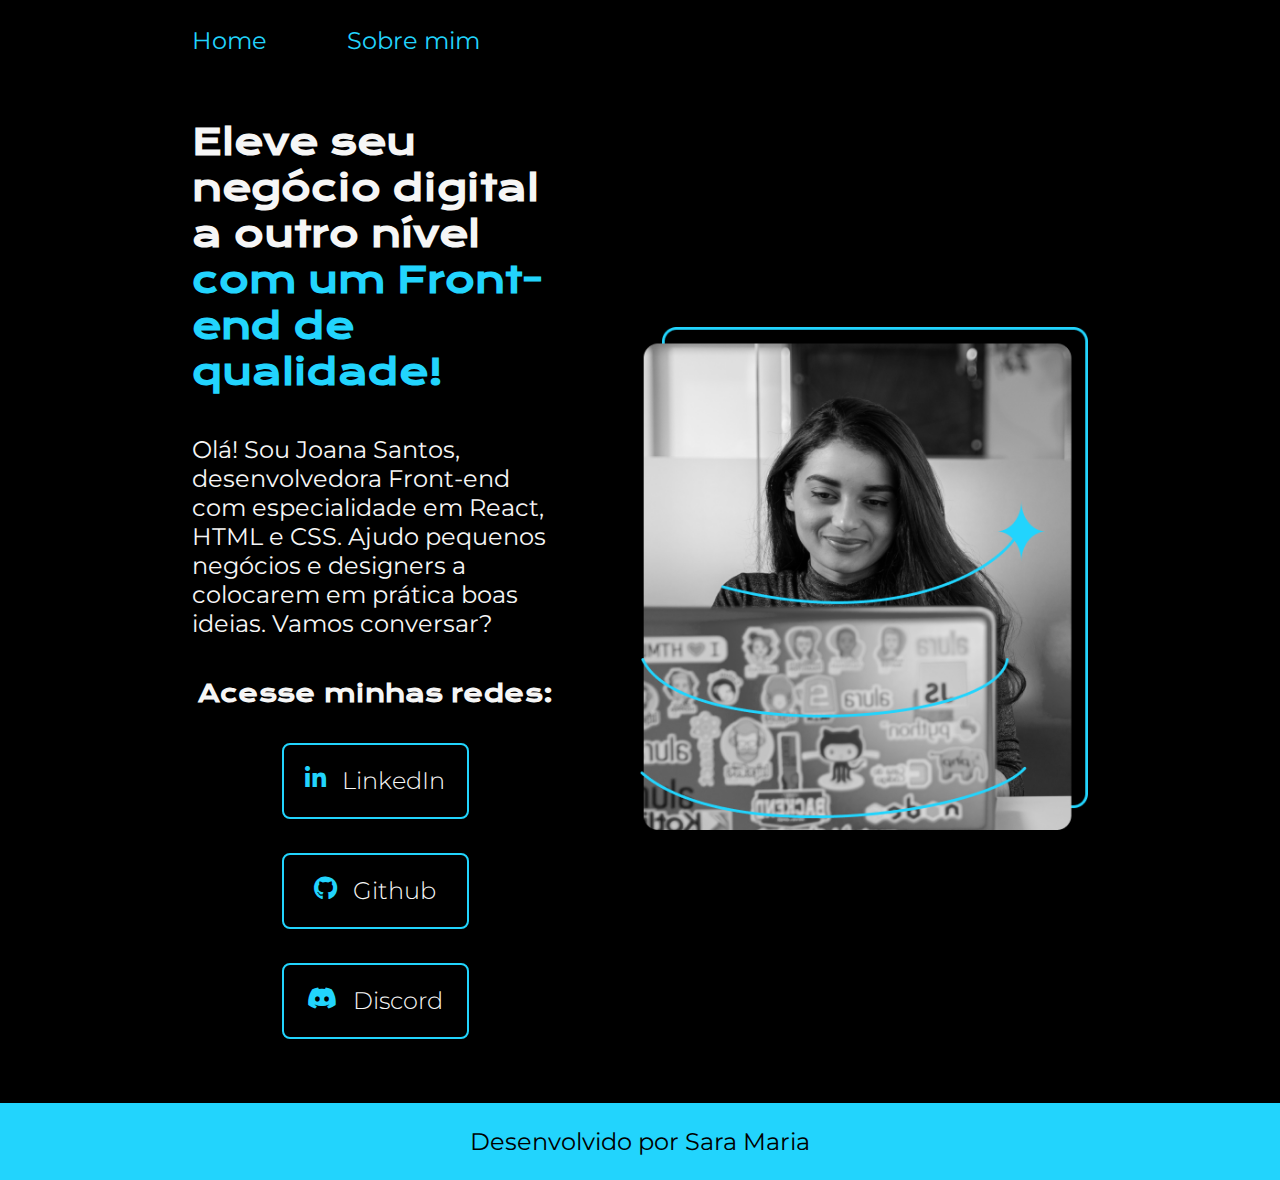
<file: index.html>
<!DOCTYPE html>
<html lang="pt-br">

<head>
    <meta charset="UTF-8">
    <meta name="viewport" content="width=device-width, initial-scale=1.0">
    <link rel="stylesheet" href="./styles/style.css">
    <link rel="stylesheet" href="https://cdnjs.cloudflare.com/ajax/libs/font-awesome/6.0.0/css/all.min.css"
        integrity="sha512-9usAa10IRO0HhonpyAIVpjrylPvoDwiPUiKdWk5t3PyolY1cOd4DSE0Ga+ri4AuTroPR5aQvXU9xC6qOPnzFeg=="
        crossorigin="anonymous" referrerpolicy="no-referrer" />
    <title>Porflio</title>
</head>

<body>
    <header class="cabecalho">
        <nav class="cabecalho-menu">
            <a class="cabecalho-menu-link" href="index.html">Home</a>
            <a class="cabecalho-menu-link" href="about.html">Sobre mim</a>
        </nav>
    </header>
    <main class="apresentacao">
        <section class="apresentacao-conteudo">
            <h1 class="apresentacao-conteudo-titulo">Eleve seu negócio digital a outro nível <strong
                    class="titulo-destaque">com um Front-end de
                    qualidade!</strong></h1>
            <p class="apresentacao-conteudo-texto">Olá! Sou Joana Santos, desenvolvedora Front-end com especialidade em
                React, HTML e CSS. Ajudo pequenos
                negócios e designers a colocarem em prática boas ideias. Vamos conversar?</p>
            <div class="apresentacao-links">
                <h2 class="apresentacao-links-subtitulo">Acesse minhas redes:</h2>
                <a class="apresentacao-links-sublink" href="https://www.linkedin.com/"><i
                        class="fa-brands fa-linkedin-in" style="color: #22D4FD;"></i>LinkedIn</a>
                <a class="apresentacao-links-sublink" href="https://github.com/"><i class="fa-brands fa-github"
                        style="color: #22D4FD;"></i>Github</a>
                <a class="apresentacao-links-sublink" href="https://discord.com/"><i class="fa-brands fa-discord"
                        style="color: #22D4FD;"></i>Discord</a>
            </div>
        </section>
        <img class="apresentacao-imagem" src="./assets/imagem.png" alt="joana desenvolvendo sistema em seu notebook">
    </main>
    <footer class="rodape">
        <p>Desenvolvido por Sara Maria</p>
    </footer>
</body>

</html>
</file>
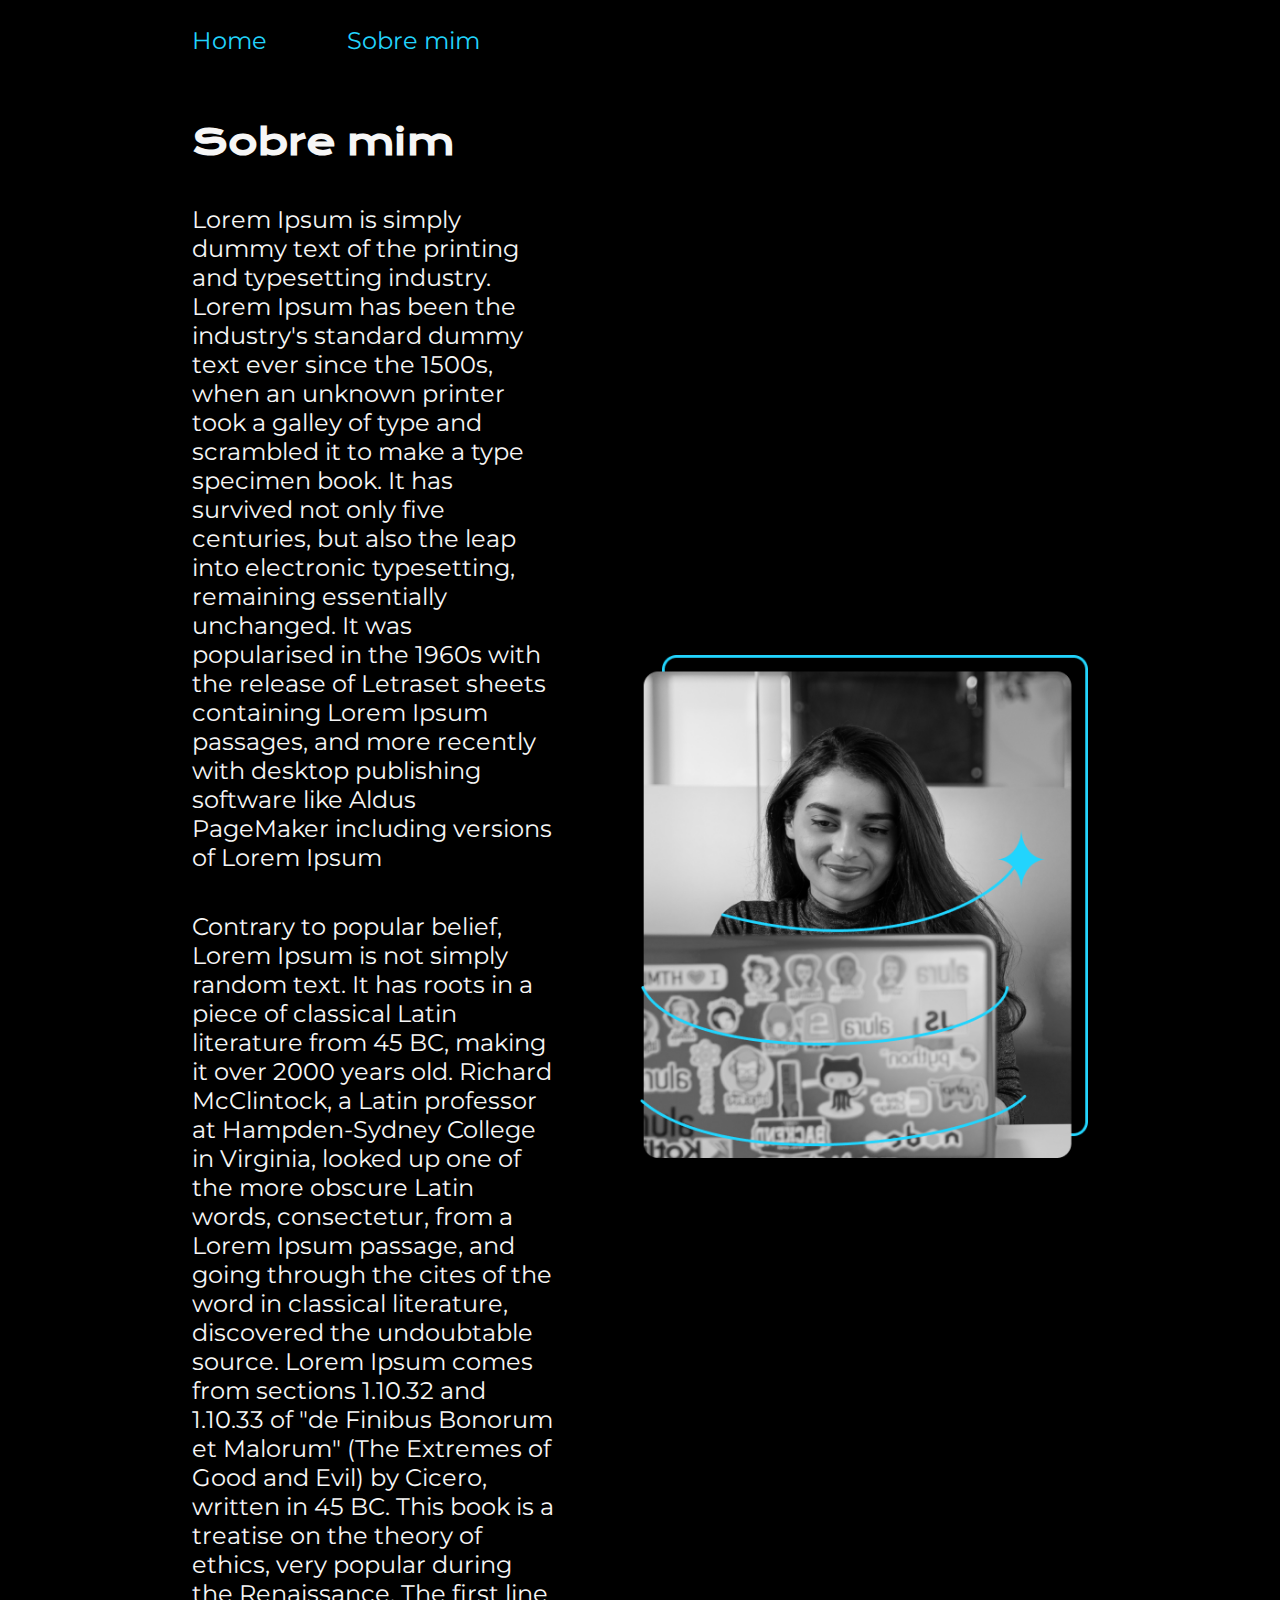
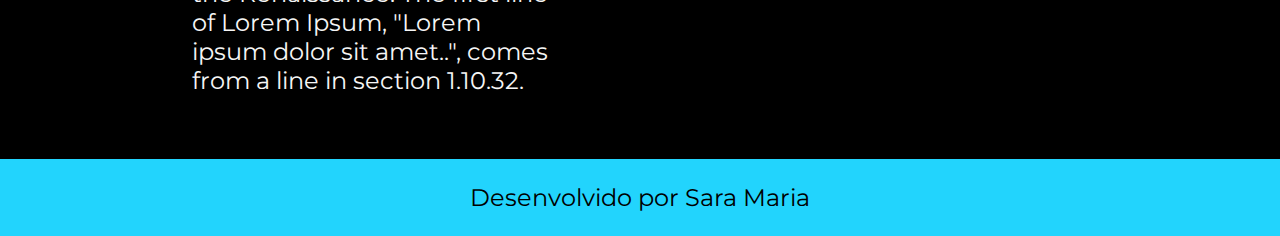
<file: about.html>
<!DOCTYPE html>
<html lang="pt-br">

<head>
    <meta charset="UTF-8">
    <meta name="viewport" content="width=device-width, initial-scale=1.0">
    <link rel="stylesheet" href="./styles/style.css">
    <title>Portfolio | Sobre mim</title>
</head>

<body>
    <header class="cabecalho">
        <nav class="cabecalho-menu">
            <a class="cabecalho-menu-link" href="index.html">Home</a>
            <a class="cabecalho-menu-link" href="about.html">Sobre mim</a>
        </nav>
    </header>
    <main class="apresentacao">
        <section class="apresentacao-conteudo">
             <h1 class="apresentacao-conteudo-titulo">Sobre mim</h1>
             <p class="apresentacao-conteudo-texto">Lorem Ipsum is simply dummy text of the printing and typesetting industry. Lorem Ipsum has been the industry's standard dummy text ever since the 1500s, when an unknown printer took a galley of type and scrambled it to make a type specimen book. It has survived not only five centuries, but also the leap into electronic typesetting, remaining essentially unchanged. It was popularised in the 1960s with the release of Letraset sheets containing Lorem Ipsum passages, and more recently with desktop publishing software like Aldus PageMaker including versions of Lorem Ipsum</p>
             <p class="apresentacao-conteudo-texto">Contrary to popular belief, Lorem Ipsum is not simply random text. It has roots in a piece of classical Latin literature from 45 BC, making it over 2000 years old. Richard McClintock, a Latin professor at Hampden-Sydney College in Virginia, looked up one of the more obscure Latin words, consectetur, from a Lorem Ipsum passage, and going through the cites of the word in classical literature, discovered the undoubtable source. Lorem Ipsum comes from sections 1.10.32 and 1.10.33 of "de Finibus Bonorum et Malorum" (The Extremes of Good and Evil) by Cicero, written in 45 BC. This book is a treatise on the theory of ethics, very popular during the Renaissance. The first line of Lorem Ipsum, "Lorem ipsum dolor sit amet..", comes from a line in section 1.10.32.</p>
        </section>
        <img class="apresentacao-imagem" src="./assets/imagem.png" alt="">
    </main>
    <footer class="rodape">
        <p>Desenvolvido por Sara Maria</p>
    </footer>
</body>

</html>
</file>
<file: styles/style.css>
@import url('https://fonts.googleapis.com/css2?family=Krona+One&display=swap');
@import url('https://fonts.googleapis.com/css2?family=Montserrat:ital,wght@0,100..900;1,100..900&display=swap');

:root {
    --cor-primaria: #000000;
    --cor-secundaria: #F6F6F6;
    --cor-terciaria: #22D4FD;
    --cor-hover: #272727;

    --font-primaria: 'Krona One', sans-serif;
    --font-secundaria: 'Montserrat', sans-serif;
}

* {
    margin: 0;
    padding: 0;
}

body {
    box-sizing: border-box;
    background-color: var(--cor-primaria);
    color: var(--cor-secundaria);
}

.cabecalho {
    padding: 2% 0% 0% 15%;
}

.cabecalho-menu {
    display: flex;
    gap: 80px;
}

.cabecalho-menu-link {
    font-family: var(--font-secundaria);
    font-size: 1.5rem;
    font-weight: 600px;
    color: var(--cor-terciaria);
    text-decoration: none;
}

.apresentacao {
    padding: 5% 15%;
    display: flex;
    align-items: center;
    justify-content: space-between;
    gap: 82px;
}

.titulo-destaque{
    color: var(--cor-terciaria);
}

.apresentacao-conteudo {
    width: 50%;
    display: flex;
    flex-direction: column;
    gap: 40px;
}

.apresentacao-conteudo-titulo {
    font-size: 2.25rem;
    font-family: var(--font-primaria);
}

.apresentacao-conteudo-texto {
    font-size: 1.5rem;
    font-family: var(--font-secundaria);
    font-weight: 400;
}

.apresentacao-links  {
    display: flex;
    flex-direction: column;
    align-items: center;
    justify-content: space-between;
    gap: 34px;
}

.apresentacao-links-subtitulo {
    font-family: var(--font-primaria);
    font-size: 1.5rem;
}
.apresentacao-links-sublink {
    display: flex;
    justify-content: center;
    gap: 16px;
    width: 50%;
    text-align: center;
    border: 2px solid var(--cor-terciaria);
    border-radius: 8px;
    font-size: 1.5rem;
    padding: 21.5px 0;
    text-decoration: none;
    color: var(--cor-secundaria);
    font-family: var(--font-secundaria);
    font-weight: 300;
}

.apresentacao-links-sublink:hover {
    background-color: var(--cor-hover);
}

.apresentacao-imagem {
    width: 50%;   
}

.rodape {
    padding: 24px;
    color: var(--cor-primaria);
    background-color: var(--cor-terciaria);
    font-family: var(--font-secundaria);
    font-size: 1.5rem;
    font-weight: 400;
    text-align: center;
}

@media (max-width: 1200px){
    .cabecalho{
        padding: 6%;
    }

    .apresentacao{
        flex-direction: column-reverse;
        padding: 5%;
    }
    
    .apresentacao-conteudo {
        width: auto;
    }

    .cabecalho-menu{
        justify-content: center;
    }

}
</file>
